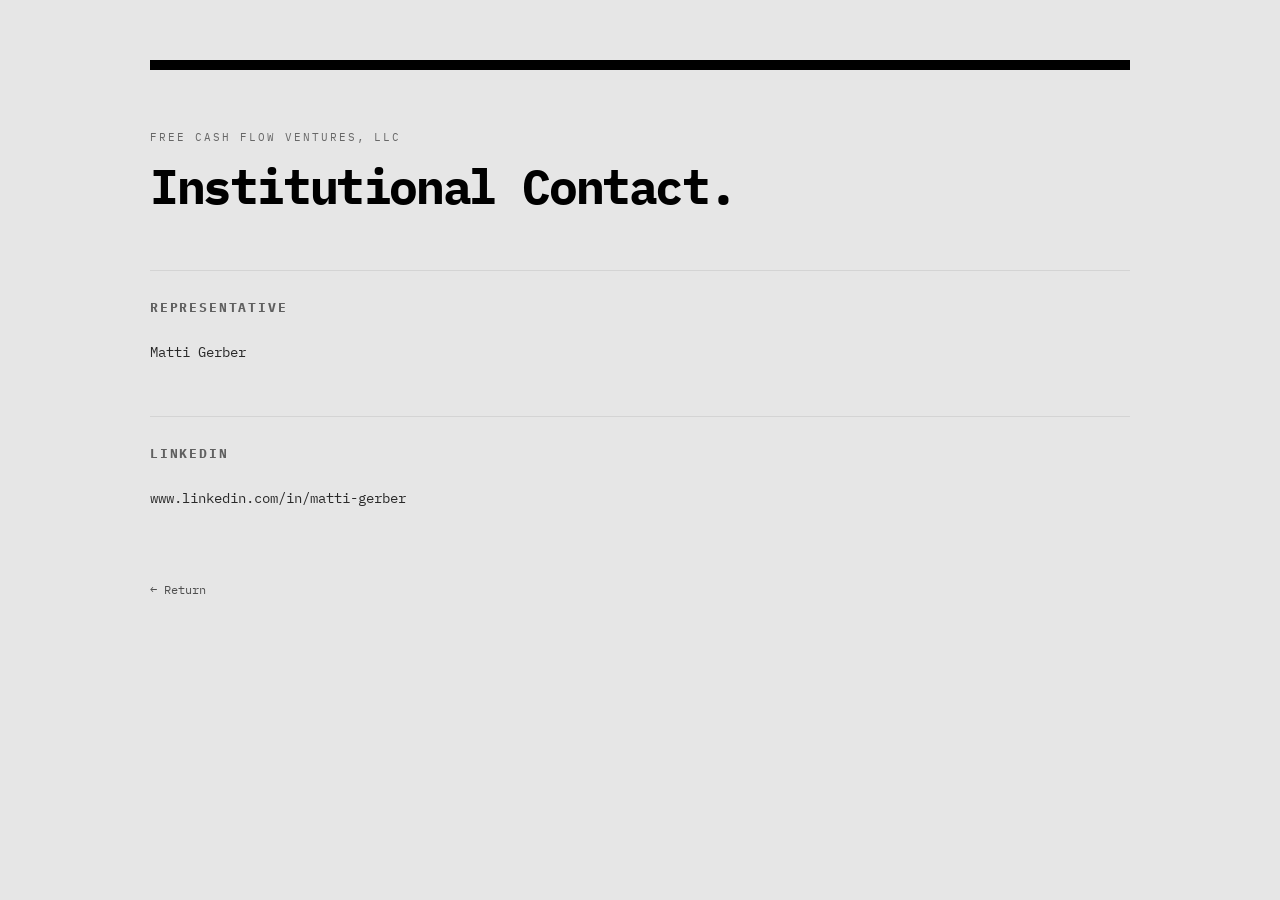
<file: contact.html>
<!DOCTYPE html>
<html lang="en">

<head>

<meta charset="UTF-8">
<meta name="viewport" content="width=device-width, initial-scale=1.0">

<title>Contact — Free Cash Flow Ventures</title>

<link href="https://fonts.googleapis.com/css2?family=IBM+Plex+Mono:wght@400;500;600&display=swap" rel="stylesheet">

<style>

*{
margin:0;
padding:0;
box-sizing:border-box;
}

body{
background:#e6e6e6;
color:#000;
font-family:'IBM Plex Mono', monospace;
padding:60px 0;
}

.container{
width:92%;
max-width:980px;
margin:0 auto;
}

.topbar{
height:10px;
background:#000;
margin-bottom:60px;
}

.small{
font-size:11px;
letter-spacing:.18em;
text-transform:uppercase;
opacity:.55;
}

h1{
font-size:48px;
line-height:1;
margin-top:18px;
margin-bottom:60px;
letter-spacing:-0.05em;
}

.section{
margin-top:50px;
padding-top:28px;
border-top:1px solid rgba(0,0,0,.08);
}

.section h2{
font-size:13px;
letter-spacing:.14em;
text-transform:uppercase;
margin-bottom:22px;
opacity:.58;
}

.section p,
.section a{
font-size:14px;
line-height:2;
color:#000;
text-decoration:none;
opacity:.82;
}

.back{
display:inline-block;
margin-top:70px;
font-size:12px;
text-decoration:none;
color:#000;
opacity:.65;
}

</style>

</head>

<body>

<div class="container">

<div class="topbar"></div>

<div class="small">
Free Cash Flow Ventures, LLC
</div>

<h1>
Institutional Contact.
</h1>

<div class="section">

<h2>
Representative
</h2>

<p>
Matti Gerber
</p>

</div>


<div class="section">

<h2>
LinkedIn
</h2>

<a href="https://www.linkedin.com/in/matti-gerber" target="_blank">
www.linkedin.com/in/matti-gerber
</a>

</div>

<a href="index.html" class="back">
← Return
</a>

</div>

</body>
</html>
</file>
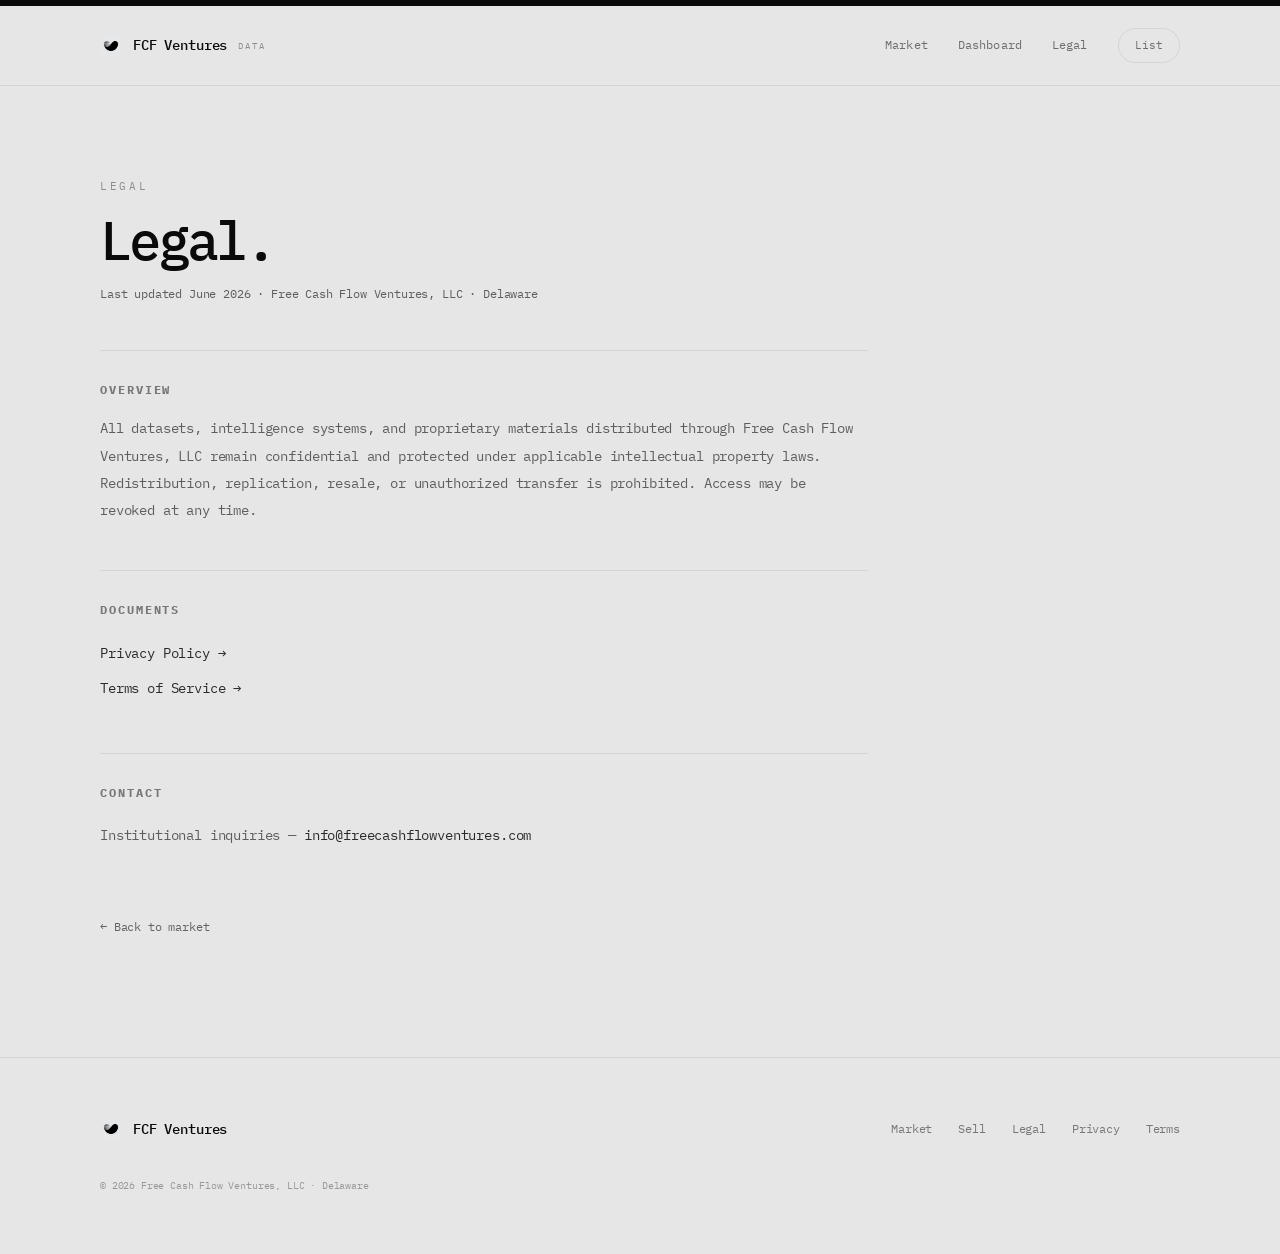
<file: legal.html>
<!DOCTYPE html>
<html lang="en">
<head>
<meta charset="UTF-8">
<meta name="viewport" content="width=device-width, initial-scale=1.0">
<title>Legal — FCF Ventures</title>
<link rel="icon" href="favicon.ico" sizes="any">
<link href="https://fonts.googleapis.com/css2?family=IBM+Plex+Mono:wght@300;400;500;600&display=swap" rel="stylesheet">
<link rel="stylesheet" href="style.css">
</head>
<body>
<div class="topbar"></div>

<header>
  <div class="wrap nav">
    <a class="brand" href="index.html"><img class="logo" src="logo.png" alt=""><span class="mark">FCF Ventures</span><span class="tag">Data</span></a>
    <div class="nav-links">
      <a href="index.html">Market</a>
      <a href="index.html#dashboard">Dashboard</a>
      <a href="legal.html">Legal</a>
      <a class="btn sm ghost" href="index.html#list">List</a>
    </div>
  </div>
</header>

<section class="legal wrap">
  <div class="eyebrow">Legal</div>
  <h1>Legal.</h1>
  <p class="updated">Last updated June 2026 · Free Cash Flow Ventures, LLC · Delaware</p>

  <div class="section">
    <h2>Overview</h2>
    <p>All datasets, intelligence systems, and proprietary materials distributed through Free Cash Flow Ventures, LLC remain confidential and protected under applicable intellectual property laws. Redistribution, replication, resale, or unauthorized transfer is prohibited. Access may be revoked at any time.</p>
  </div>

  <div class="section">
    <h2>Documents</h2>
    <p>
      <a class="doclink" href="privacy-policy.html">Privacy Policy →</a><br>
      <a class="doclink" href="terms-of-service.html">Terms of Service →</a>
    </p>
  </div>

  <div class="section">
    <h2>Contact</h2>
    <p>Institutional inquiries — <a class="doclink" href="mailto:info@freecashflowventures.com">info@freecashflowventures.com</a></p>
  </div>

  <a class="back" href="index.html">← Back to market</a>
</section>

<footer>
  <div class="wrap foot">
    <div class="brand"><img class="logo" src="logo.png" alt=""><span class="mark">FCF Ventures</span></div>
    <div class="links">
      <a href="index.html">Market</a>
      <a href="index.html#list">Sell</a>
      <a href="legal.html">Legal</a>
      <a href="privacy-policy.html">Privacy</a>
      <a href="terms-of-service.html">Terms</a>
    </div>
    <div class="copy">© 2026 Free Cash Flow Ventures, LLC · Delaware</div>
  </div>
</footer>
</body>
</html>
</file>
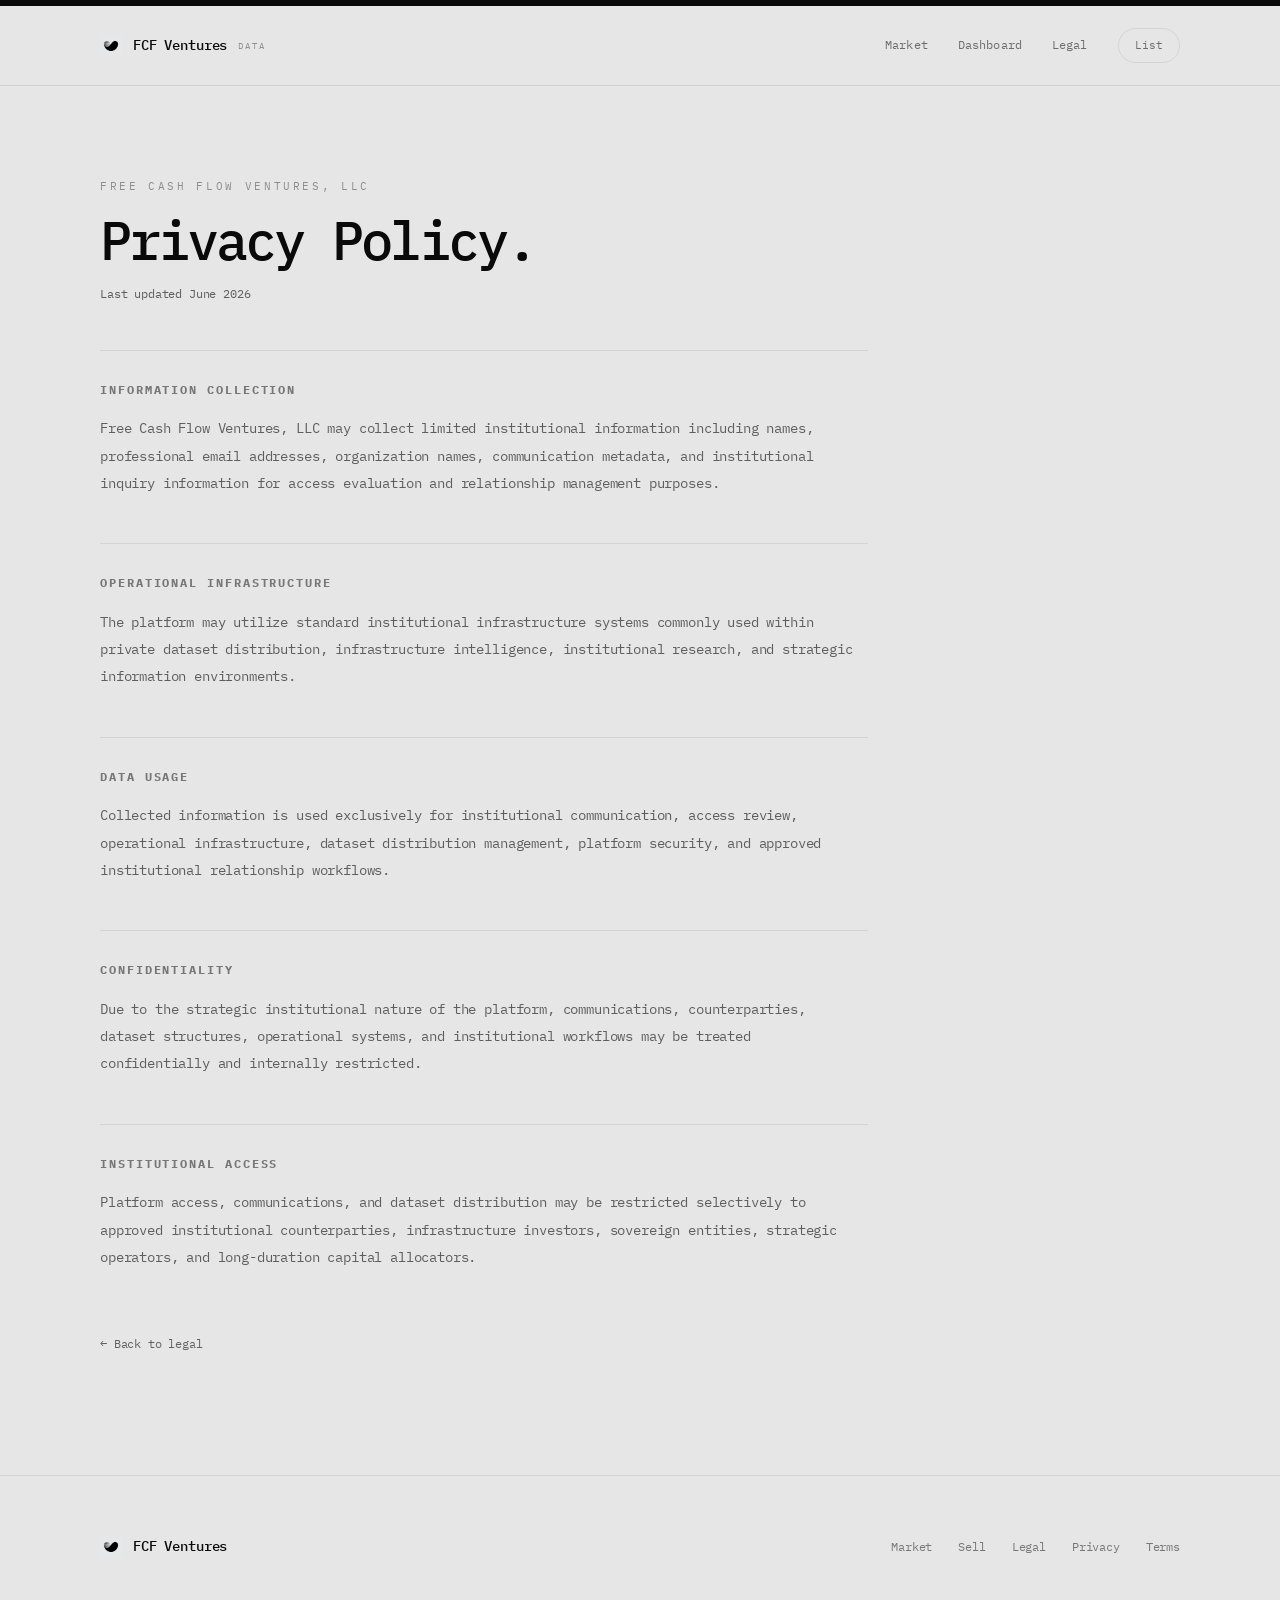
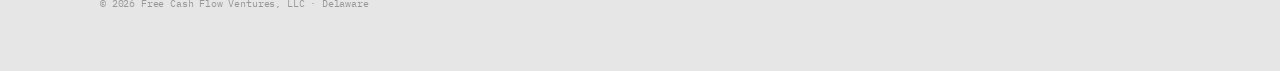
<file: privacy-policy.html>
<!DOCTYPE html>
<html lang="en">
<head>
<meta charset="UTF-8">
<meta name="viewport" content="width=device-width, initial-scale=1.0">
<title>Privacy Policy — FCF Ventures</title>
<link rel="icon" href="favicon.ico" sizes="any">
<link href="https://fonts.googleapis.com/css2?family=IBM+Plex+Mono:wght@300;400;500;600&display=swap" rel="stylesheet">
<link rel="stylesheet" href="style.css">
</head>
<body>
<div class="topbar"></div>

<header>
  <div class="wrap nav">
    <a class="brand" href="index.html"><img class="logo" src="logo.png" alt=""><span class="mark">FCF Ventures</span><span class="tag">Data</span></a>
    <div class="nav-links">
      <a href="index.html">Market</a>
      <a href="index.html#dashboard">Dashboard</a>
      <a href="legal.html">Legal</a>
      <a class="btn sm ghost" href="index.html#list">List</a>
    </div>
  </div>
</header>

<section class="legal wrap">
  <div class="eyebrow">Free Cash Flow Ventures, LLC</div>
  <h1>Privacy Policy.</h1>
  <p class="updated">Last updated June 2026</p>

  <div class="section">
    <h2>Information Collection</h2>
    <p>Free Cash Flow Ventures, LLC may collect limited institutional information including names, professional email addresses, organization names, communication metadata, and institutional inquiry information for access evaluation and relationship management purposes.</p>
  </div>

  <div class="section">
    <h2>Operational Infrastructure</h2>
    <p>The platform may utilize standard institutional infrastructure systems commonly used within private dataset distribution, infrastructure intelligence, institutional research, and strategic information environments.</p>
  </div>

  <div class="section">
    <h2>Data Usage</h2>
    <p>Collected information is used exclusively for institutional communication, access review, operational infrastructure, dataset distribution management, platform security, and approved institutional relationship workflows.</p>
  </div>

  <div class="section">
    <h2>Confidentiality</h2>
    <p>Due to the strategic institutional nature of the platform, communications, counterparties, dataset structures, operational systems, and institutional workflows may be treated confidentially and internally restricted.</p>
  </div>

  <div class="section">
    <h2>Institutional Access</h2>
    <p>Platform access, communications, and dataset distribution may be restricted selectively to approved institutional counterparties, infrastructure investors, sovereign entities, strategic operators, and long-duration capital allocators.</p>
  </div>

  <a class="back" href="legal.html">← Back to legal</a>
</section>

<footer>
  <div class="wrap foot">
    <div class="brand"><img class="logo" src="logo.png" alt=""><span class="mark">FCF Ventures</span></div>
    <div class="links">
      <a href="index.html">Market</a>
      <a href="index.html#list">Sell</a>
      <a href="legal.html">Legal</a>
      <a href="privacy-policy.html">Privacy</a>
      <a href="terms-of-service.html">Terms</a>
    </div>
    <div class="copy">© 2026 Free Cash Flow Ventures, LLC · Delaware</div>
  </div>
</footer>
</body>
</html>
</file>
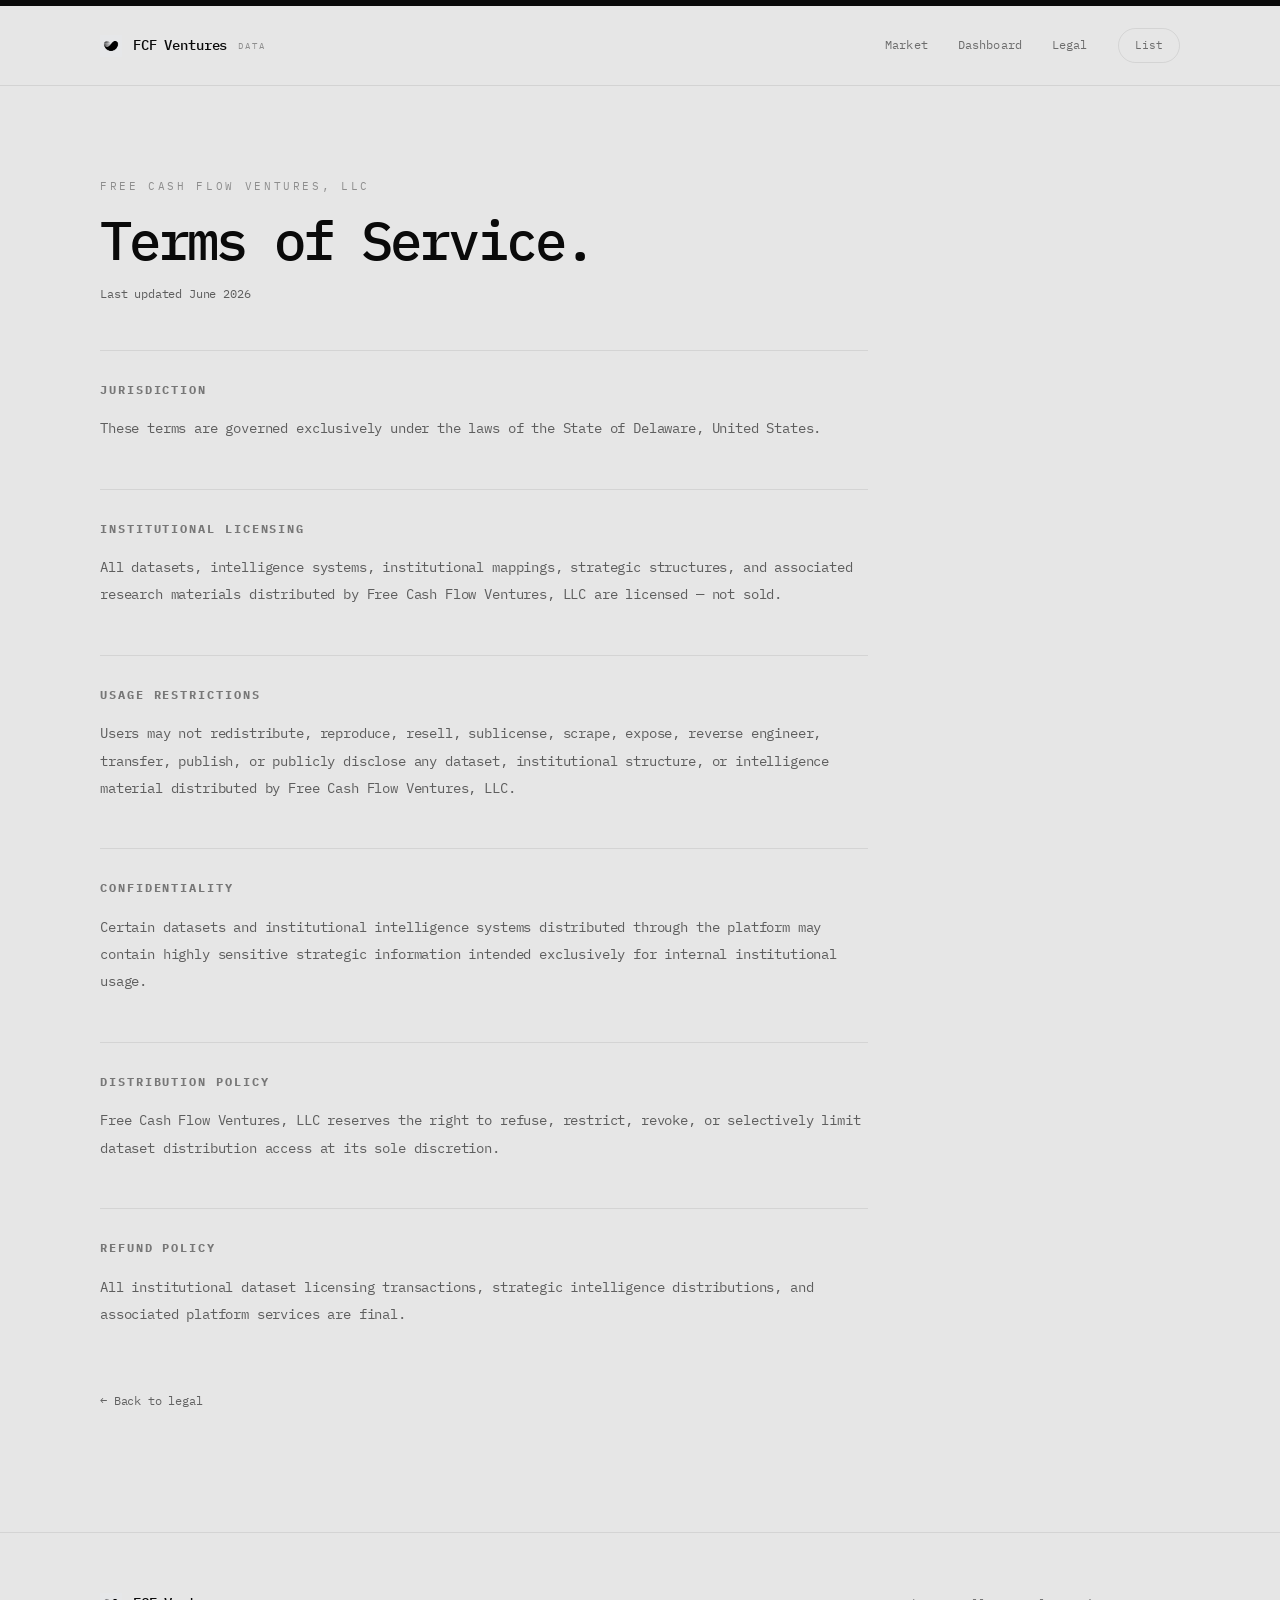
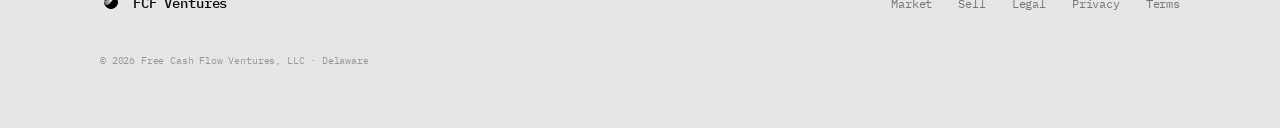
<file: terms-of-service.html>
<!DOCTYPE html>
<html lang="en">
<head>
<meta charset="UTF-8">
<meta name="viewport" content="width=device-width, initial-scale=1.0">
<title>Terms of Service — FCF Ventures</title>
<link rel="icon" href="favicon.ico" sizes="any">
<link href="https://fonts.googleapis.com/css2?family=IBM+Plex+Mono:wght@300;400;500;600&display=swap" rel="stylesheet">
<link rel="stylesheet" href="style.css">
</head>
<body>
<div class="topbar"></div>

<header>
  <div class="wrap nav">
    <a class="brand" href="index.html"><img class="logo" src="logo.png" alt=""><span class="mark">FCF Ventures</span><span class="tag">Data</span></a>
    <div class="nav-links">
      <a href="index.html">Market</a>
      <a href="index.html#dashboard">Dashboard</a>
      <a href="legal.html">Legal</a>
      <a class="btn sm ghost" href="index.html#list">List</a>
    </div>
  </div>
</header>

<section class="legal wrap">
  <div class="eyebrow">Free Cash Flow Ventures, LLC</div>
  <h1>Terms of Service.</h1>
  <p class="updated">Last updated June 2026</p>

  <div class="section">
    <h2>Jurisdiction</h2>
    <p>These terms are governed exclusively under the laws of the State of Delaware, United States.</p>
  </div>

  <div class="section">
    <h2>Institutional Licensing</h2>
    <p>All datasets, intelligence systems, institutional mappings, strategic structures, and associated research materials distributed by Free Cash Flow Ventures, LLC are licensed — not sold.</p>
  </div>

  <div class="section">
    <h2>Usage Restrictions</h2>
    <p>Users may not redistribute, reproduce, resell, sublicense, scrape, expose, reverse engineer, transfer, publish, or publicly disclose any dataset, institutional structure, or intelligence material distributed by Free Cash Flow Ventures, LLC.</p>
  </div>

  <div class="section">
    <h2>Confidentiality</h2>
    <p>Certain datasets and institutional intelligence systems distributed through the platform may contain highly sensitive strategic information intended exclusively for internal institutional usage.</p>
  </div>

  <div class="section">
    <h2>Distribution Policy</h2>
    <p>Free Cash Flow Ventures, LLC reserves the right to refuse, restrict, revoke, or selectively limit dataset distribution access at its sole discretion.</p>
  </div>

  <div class="section">
    <h2>Refund Policy</h2>
    <p>All institutional dataset licensing transactions, strategic intelligence distributions, and associated platform services are final.</p>
  </div>

  <a class="back" href="legal.html">← Back to legal</a>
</section>

<footer>
  <div class="wrap foot">
    <div class="brand"><img class="logo" src="logo.png" alt=""><span class="mark">FCF Ventures</span></div>
    <div class="links">
      <a href="index.html">Market</a>
      <a href="index.html#list">Sell</a>
      <a href="legal.html">Legal</a>
      <a href="privacy-policy.html">Privacy</a>
      <a href="terms-of-service.html">Terms</a>
    </div>
    <div class="copy">© 2026 Free Cash Flow Ventures, LLC · Delaware</div>
  </div>
</footer>
</body>
</html>
</file>
<file: style.css>
/* style.css — shared design system for the static pages (legal, privacy, terms).
   Mirrors the marketplace (index.html) design tokens exactly so every page is uniform. */
:root{
  --bg:#e6e6e6;
  --surface:#eaeaea;
  --ink:#0a0a0a;
  --ink2:rgba(10,10,10,.62);
  --ink3:rgba(10,10,10,.40);
  --hair:rgba(10,10,10,.08);
  --hair2:rgba(10,10,10,.14);
  --ease:cubic-bezier(.4,0,.2,1);
}
*{margin:0;padding:0;box-sizing:border-box}
html{scroll-behavior:smooth}
body{
  background:var(--bg);color:var(--ink);
  font-family:'IBM Plex Mono',monospace;font-weight:400;
  -webkit-font-smoothing:antialiased;line-height:1.55;letter-spacing:-.01em;
}
.wrap{width:90%;max-width:1080px;margin:0 auto}
.topbar{height:6px;background:var(--ink)}

/* header — identical to the marketplace */
header{position:sticky;top:0;z-index:40;background:rgba(230,230,230,.82);backdrop-filter:saturate(160%) blur(14px);border-bottom:1px solid var(--hair)}
.nav{display:flex;align-items:center;justify-content:space-between;padding:22px 0}
.brand{display:flex;align-items:center;gap:11px;cursor:pointer;text-decoration:none;color:var(--ink)}
.brand .logo{width:22px;height:22px;object-fit:contain;display:block}
.brand .mark{font-size:14px;font-weight:500;letter-spacing:-.01em}
.brand .tag{font-size:9px;letter-spacing:.22em;text-transform:uppercase;opacity:.4}
.nav-links{display:flex;align-items:center;gap:30px}
.nav-links a{font-family:inherit;font-size:12px;font-weight:400;letter-spacing:.01em;color:var(--ink);text-decoration:none;opacity:.55;transition:opacity .25s var(--ease)}
.nav-links a:hover{opacity:1}

/* buttons — pill, identical */
.btn{font-family:inherit;font-weight:400;cursor:pointer;border:1px solid var(--ink);background:var(--ink);color:var(--bg);font-size:12px;letter-spacing:.01em;padding:11px 22px;border-radius:100px;text-decoration:none;display:inline-block;transition:all .25s var(--ease)}
.btn:hover{transform:translateY(-1px);opacity:.88}
.btn.ghost{background:transparent;color:var(--ink);border-color:var(--hair2)}
.btn.ghost:hover{border-color:var(--ink);transform:translateY(-1px)}
.btn.sm{padding:8px 16px;font-size:11px}

/* legal content */
.legal{padding:92px 0 30px}
.legal .eyebrow{font-size:11px;letter-spacing:.24em;text-transform:uppercase;opacity:.4}
.legal h1{font-size:54px;line-height:1.0;letter-spacing:-.055em;font-weight:500;margin-top:18px}
.legal .updated{font-size:12px;color:var(--ink2);margin-top:18px}
.section{margin-top:46px;padding-top:30px;border-top:1px solid var(--hair);max-width:768px}
.section h2{font-size:12px;letter-spacing:.16em;text-transform:uppercase;opacity:.5;margin-bottom:16px}
.section p{font-size:14px;line-height:1.95;color:var(--ink2)}
.doclink{display:inline-block;color:var(--ink);text-decoration:none;font-size:14px;opacity:.85;padding:4px 0;transition:opacity .25s var(--ease)}
.doclink:hover{opacity:1}
.back{display:inline-block;margin-top:64px;font-size:12px;text-decoration:none;color:var(--ink);opacity:.6;transition:opacity .25s var(--ease)}
.back:hover{opacity:1}

/* footer — identical to the marketplace */
footer{padding:60px 0;border-top:1px solid var(--hair);margin-top:90px}
.foot{display:flex;justify-content:space-between;align-items:center;flex-wrap:wrap;gap:20px}
.foot .links{display:flex;gap:26px;flex-wrap:wrap}
.foot a{font-size:12px;color:var(--ink);text-decoration:none;opacity:.5;transition:opacity .25s var(--ease)}
.foot a:hover{opacity:1}
.foot .copy{font-size:10px;opacity:.35;width:100%;margin-top:18px}

@media(max-width:560px){
  .nav-links{gap:18px}
  .legal h1{font-size:34px}
  .legal{padding:64px 0 20px}
}
</file>
